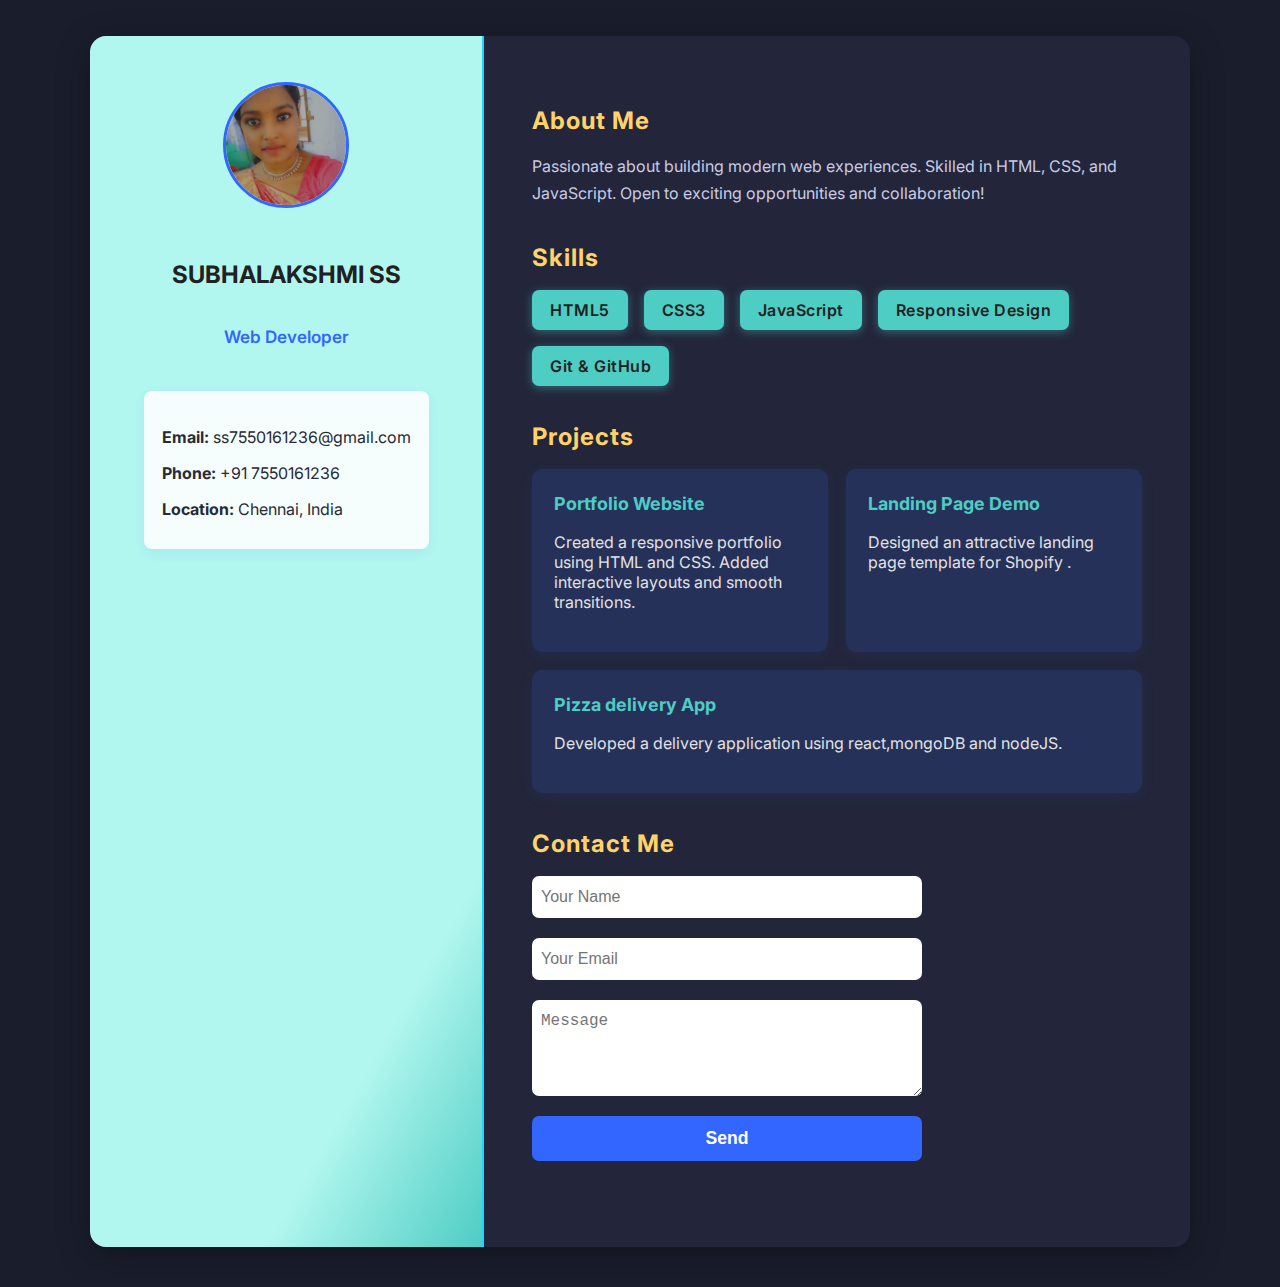
<file: portfolio/index.html>
<!DOCTYPE html>
<html lang="en">

<head>
    <meta charset="UTF-8">
    <meta name="viewport" content="width=device-width, initial-scale=1">
    <title>SUBHA• Portfolio</title>
    <!-- Google Fonts -->
    <link href="https://fonts.googleapis.com/css2?family=Inter:wght@400;700&display=swap" rel="stylesheet">
    <link rel="stylesheet" href="portfolio.css">
</head>

<body>
    <div class="container">
        <!-- Sidebar / Profile Section -->
        <aside class="sidebar">
            <div class="profile-pic">
                <img src="images/subha.jpg" alt="Your Photo">
            </div>
            <h2>SUBHALAKSHMI SS</h2>
            <p class="role">Web Developer</p>
            <div class="contact-info">
                <p><strong>Email:</strong> ss7550161236@gmail.com</p>
                <p><strong>Phone:</strong> +91 7550161236</p>
                <p><strong>Location:</strong> Chennai, India</p>
            </div>
        </aside>

        <!-- Main Content -->
        <main>
            <section class="about">
                <h2>About Me</h2>
                <p>
                    Passionate about building modern web experiences. Skilled in HTML, CSS, and JavaScript. Open to
                    exciting opportunities and collaboration!
                </p>
            </section>

            <section class="skills">
                <h2>Skills</h2>
                <ul>
                    <li>HTML5</li>
                    <li>CSS3</li>
                    <li>JavaScript</li>
                    <li>Responsive Design</li>
                    <li>Git & GitHub</li>
                </ul>
            </section>

            <section class="projects">
                <h2>Projects</h2>
                <div class="project-cards">
                    <div class="project">
                        <h3>Portfolio Website</h3>
                        <p>Created a responsive portfolio using HTML and CSS. Added interactive layouts and smooth
                            transitions.</p>
                    </div>
                    <div class="project">
                        <h3>Landing Page Demo</h3>
                        <p>Designed an attractive landing page template for Shopify .</p>
                    </div>
                    <div class="project">
                        <h3>Pizza delivery App</h3>
                        <p>Developed a delivery application using react,mongoDB and nodeJS.</p>
                    </div>
                </div>
            </section>

            <section class="contact">
                <h2>Contact Me</h2>
                <form>
                    <input type="text" placeholder="Your Name" required>
                    <input type="email" placeholder="Your Email" required>
                    <textarea rows="4" placeholder="Message" required></textarea>
                    <button type="submit">Send</button>
                </form>
            </section>
        </main>
    </div>
</body>

</html>
</file>
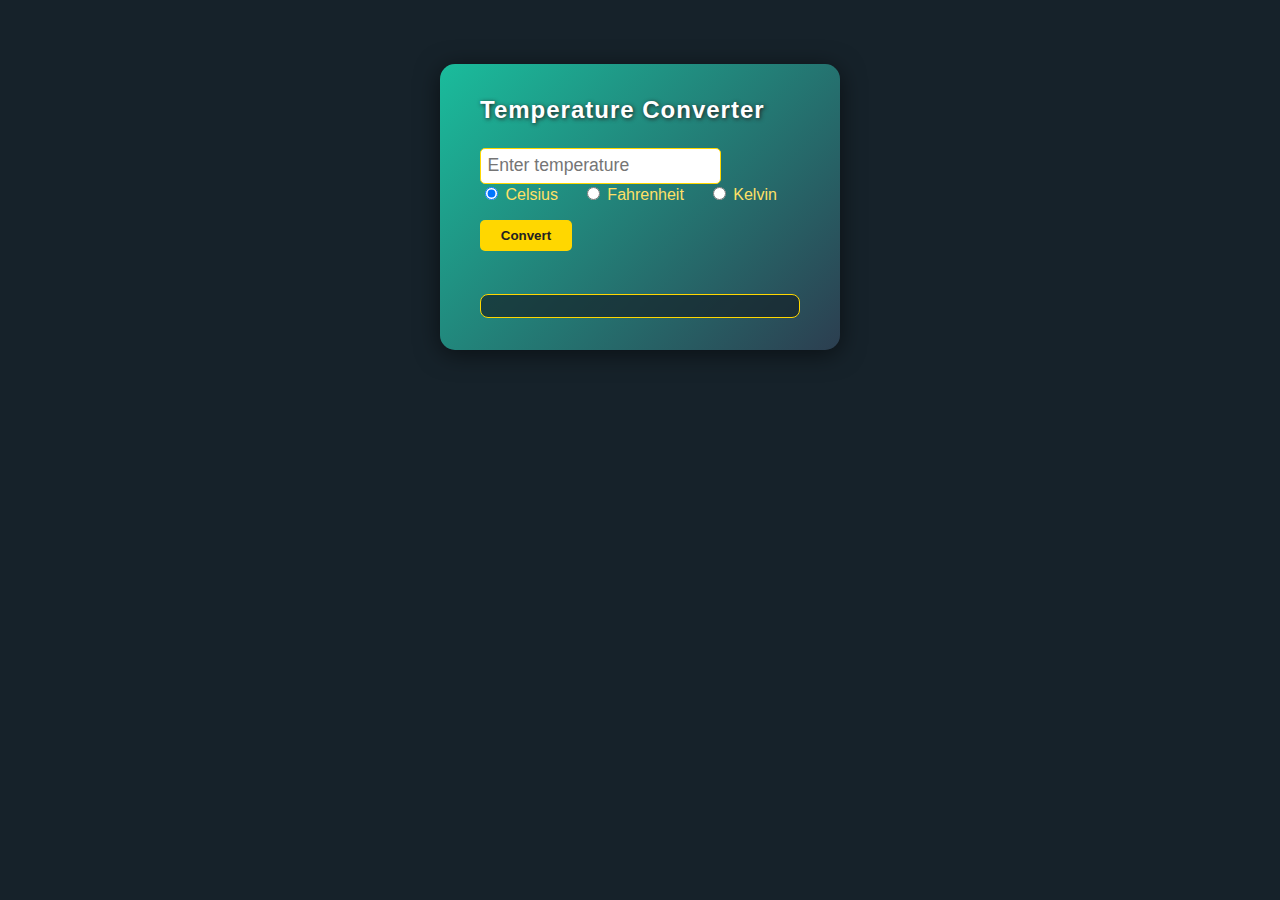
<file: tc/index.html>
<!DOCTYPE html>
<html lang="en">

<head>
    <meta charset="UTF-8">
    <title>Temperature Converter</title>
    <meta name="viewport" content="width=device-width, initial-scale=1">
    <link rel="stylesheet" href="styles.css">
</head>

<body>
    <div class="container">
        <h2>Temperature Converter</h2>
        <div class="input-group">
            <input id="tempInput" type="number" placeholder="Enter temperature" />
            <div class="radiogroup">
                <label><input type="radio" name="unit" value="C" checked /> Celsius</label>
                <label><input type="radio" name="unit" value="F" /> Fahrenheit</label>
                <label><input type="radio" name="unit" value="K" /> Kelvin</label>
            </div>
            <button id="convertBtn">Convert</button>
        </div>
        <div id="output" class="result"></div>
    </div>
    <script src="script.js"></script>
</body>

</html>
</file>
<file: portfolio/portfolio.css>
body {
  margin: 0;
  padding: 0;
  font-family: 'Inter', Arial, sans-serif;
  background: #1a1e2c;
  color: #fff;
}
.container {
  display: flex;
  max-width: 1100px;
  margin: 36px auto;
  background: #23263a;
  border-radius: 16px;
  box-shadow: 0 8px 34px #0005;
  overflow: hidden;
}
.sidebar {
  background: linear-gradient(120deg, #b2f7ef 80%, #4ecdc4 100%);
  color: #212121;
  flex: 0 0 320px;
  padding: 46px 36px;
  display: flex;
  flex-direction: column;
  align-items: center;
  border-right: 2px solid #21d4fd;
}
.profile-pic img {
  width: 120px;
  height: 120px;
  object-fit: cover;
  border-radius: 50%;
  border: 3px solid #3366ff;
  margin-bottom: 28px;
}
.sidebar h1 {
  margin: 0 0 10px 0;
  font-size: 2.1rem;
  font-weight: 700;
}
.role {
  font-size: 1.07rem;
  font-weight: 600;
  color: #3366ff;
  margin-bottom: 20px;
}
.contact-info {
  font-size: 1rem;
  margin-top: 24px;
  color: #282a36;
  background: #ffffffdd;
  border-radius: 8px;
  padding: 20px 18px 14px 18px;
  box-shadow: 0 4px 13px #3366ff19;
}
main {
  padding: 50px 48px;
  flex: 1 1 0px;
}
main section {
  margin-bottom: 36px;
}
main h2 {
  color: #ffd369;
  font-size: 1.5rem;
  margin-bottom: 18px;
  letter-spacing: 1px;
}
.about p {
  line-height: 1.7;
  color: #c9cbe5;
}

.skills ul {
  list-style: none;
  padding: 0;
  display: flex;
  flex-wrap: wrap;
  gap: 16px;
}
.skills li {
  background: #4ecdc4;
  color: #212121;
  padding: 10px 18px;
  border-radius: 7px;
  font-weight: 600;
  box-shadow: 0 2px 10px #4ecdc468;
  letter-spacing: 0.5px;
  transition: background 0.2s;
}
.skills li:hover {
  background: #ffd369;
  color: #333;
}

.project-cards {
  display: flex;
  gap: 18px;
  flex-wrap: wrap;
}
.project {
  background: #263159;
  padding: 24px 22px;
  border-radius: 10px;
  box-shadow: 0 3px 14px #3366ff1a;
  min-width: 220px;
  flex: 1;
  transition: background 0.25s, transform 0.22s;
}
.project h3 {
  margin-top: 0;
  color: #4ecdc4;
  font-size: 1.12rem;
}
.project p {
  font-size: 1rem;
  color: #e2e2e2;
}
.project:hover {
  background: #4ecdc4;
  color: #23263a;
  transform: translateY(-7px) scale(1.04);
}

.contact form {
  display: flex;
  flex-direction: column;
  gap: 12px;
  max-width: 390px;
}
.contact input, .contact textarea {
  padding: 12px 9px;
  border-radius: 7px;
  border: none;
  font-size: 1rem;
  margin-bottom: 8px;
}
.contact input:focus, .contact textarea:focus {
  outline: 2px solid #4ecdc4;
}
.contact button {
  background: #3366ff;
  color: #fff;
  border: none;
  border-radius: 7px;
  padding: 12px;
  font-size: 1.1rem;
  font-weight: 600;
  transition: background 0.2s;
  cursor: pointer;
}
.contact button:hover {
  background: #ffd369;
  color: #23263a;
}

/* Responsive Design */
@media (max-width: 1000px) {
  .container { flex-direction: column; }
  .sidebar { width: 100%; border-right: none; border-bottom: 2px solid #21d4fd; }
  main { padding: 34px 14vw; }
}
@media (max-width: 800px) {
  main { padding: 22px 4vw; }
}
@media (max-width: 600px) {
  .sidebar { padding: 24px 10px; }
  main { padding: 12px 1vw; }
  .project-cards { flex-direction: column; }
}
</file>
<file: tc/styles.css>
body {
    background: #16222A;
    color: #FFD700;
    font-family: 'Segoe UI', sans-serif;
    display: flex;
    flex-direction: column;
    align-items: center;
    min-height: 100vh;
    margin: 0;
}

.container {
    background: linear-gradient(135deg, #1ABC9C, #2C3E50);
    border-radius: 15px;
    padding: 2rem 2.5rem;
    box-shadow: 0 4px 24px #0008;
    margin-top: 5vw;
    min-width: 320px;
    max-width: 90vw;
}

h2 {
    color: #FFF;
    text-shadow: 1px 1px 4px #222;
    letter-spacing: 1px;
    margin-top: 0;
}

.input-group {
    margin: 1.5rem 0;
}

input[type="number"] {
    padding: 0.4rem;
    font-size: 1.1rem;
    border: 1px solid #FFD700;
    border-radius: 5px;
    margin-right: 1rem;
}

.radiogroup {
    display: flex;
    gap: 1.5rem;
    margin-bottom: 1rem;
}

label {
    font-size: 1rem;
    color: #FFE066;
}

button {
    padding: 0.5rem 1.3rem;
    background: #FFD700;
    color: #222;
    font-weight: bold;
    border: none;
    border-radius: 5px;
    cursor: pointer;
    margin-bottom: 1.2rem;
    transition: background 0.2s;
}

button:hover {
    background: #FFA800;
}

.result {
    font-size: 1.2rem;
    color: #FFF;
    background: rgba(22, 34, 42, 0.7);
    padding: 0.7rem 1rem;
    border-radius: 8px;
    border: 1px solid #FFD700;
    margin-top: 0.6rem;
}
</file>
